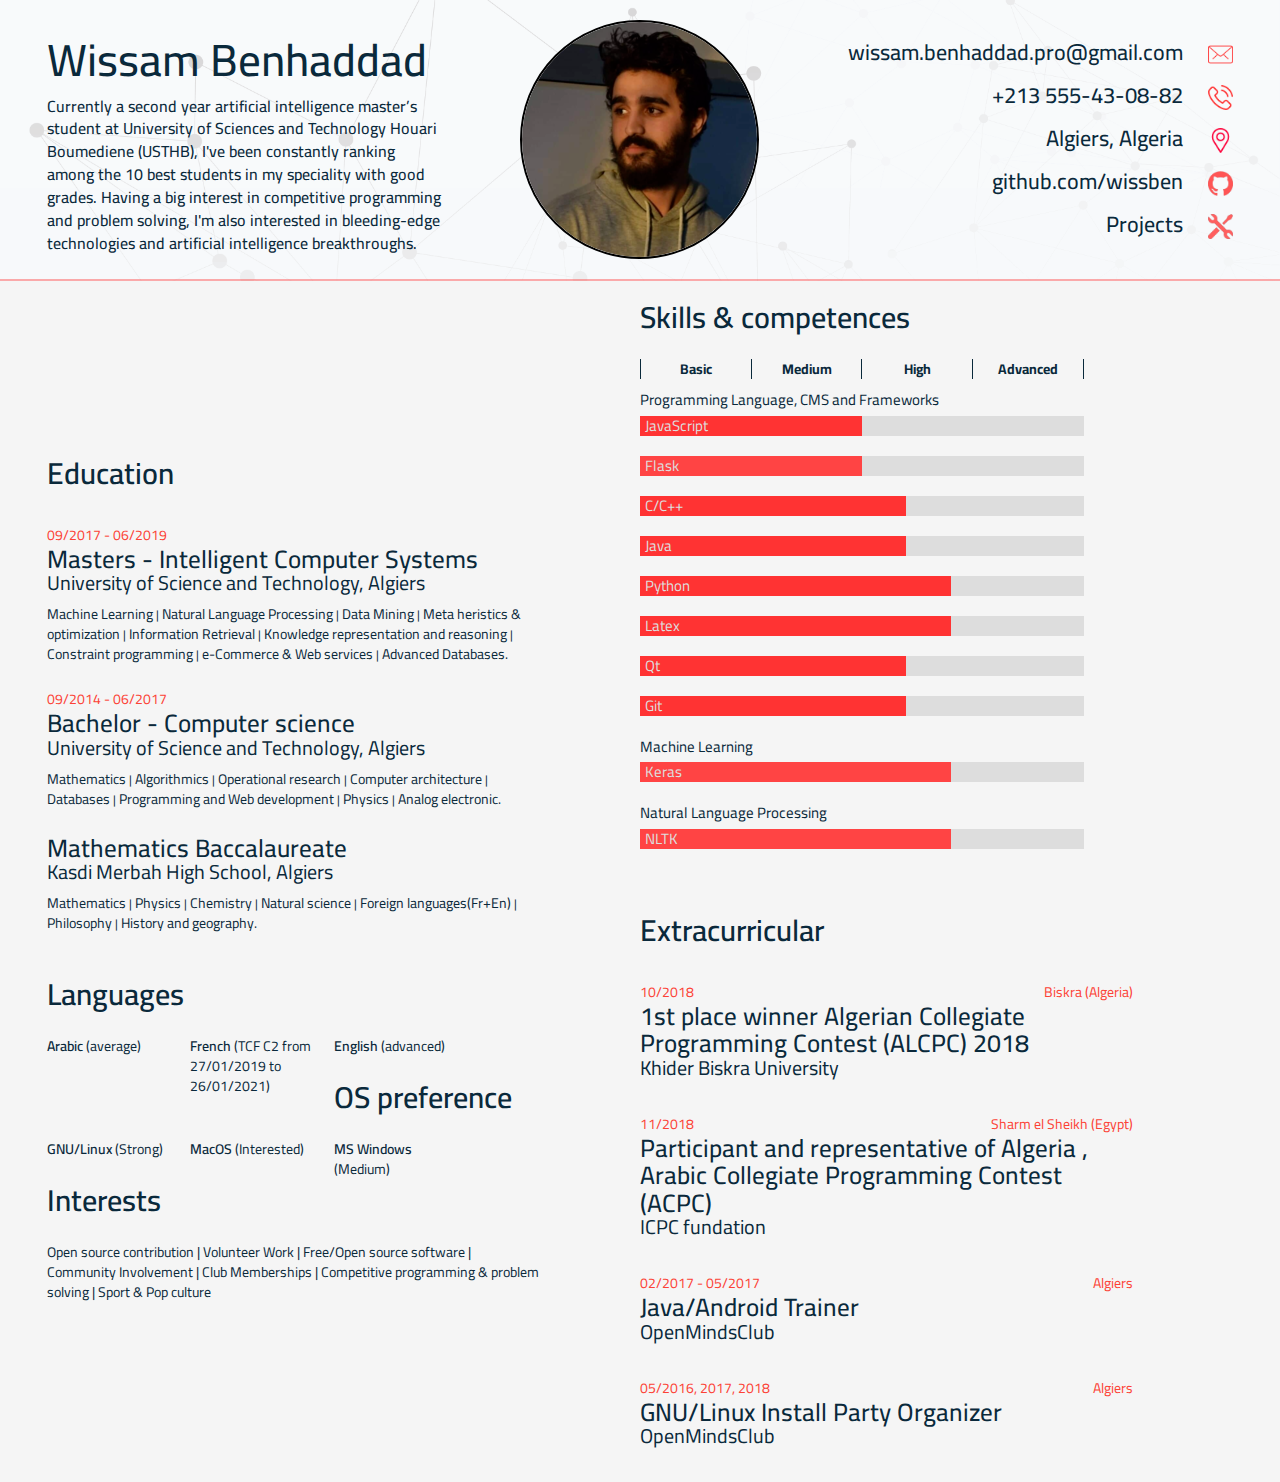
<file: index.html>
<!DOCTYPE html>
<html>

<head>
    <!-- /*~~~~~ Wissam Benhaddad Website ~~~~~*/ -->
    <meta charset="utf-8">
    <meta http-equiv="X-UA-Compatible" content="IE=edge">
    <meta name="viewport" content="width=device-width, initial-scale=1, maximum-scale=1" />
    <meta name="description"
        content="Currently a second year artificial intelligence master’s student at University of Sciences and Technology Houari Boumediene (USTHB), I've been constantly ranking among the 10 bests students in the computer-science department with good grades. Having a big interest in competitive programming and problem solving I'm also interested in bleeding edge technologies and artificial intelligence breakthroughs." />
    <meta name="keywords"
        content="wissam benhaddad, wissam, benhaddad, algeria, openmindsclub, wissambenhaddad, usthb ,alcpc2018, aclpc, alcp 2018, acpc 2018, portfolio, nlp, smart assitant, dialogue management">
    <title>Wissam Benhaddad. | Personal Website</title>
    <link rel="icon" href="assets/img/wissben_small.png">
    <link rel="stylesheet" href="assets/css/bootstrap.css">
    <link href="https://fonts.googleapis.com/css?family=Cairo" rel="stylesheet">
    <link rel="stylesheet" href="assets/css/style.css">
    <link rel="stylesheet" href="assets/css/responsive.css">

</head>

<body>

    <section id="header">
        <div class="container">
            <div class="col-lg-4 col-xs-12 align-left info">
                <h1>Wissam <b></b>Benhaddad </h1>
                <p id="desc">Currently a second year artificial intelligence master’s student at University of Sciences
                    and
                    Technology Houari Boumediene (USTHB), I've been constantly ranking among the 10 best students in
                    my speciality with good grades. Having a big interest in competitive programming and
                    problem
                    solving, I'm also interested in bleeding-edge technologies and artificial intelligence
                    breakthroughs.</p>
                <!-- <a id="dl" download="Wissam_Benhaddad_CV.pdf" href="https://wissben.github.io/Wissam_Benhaddad_CV.pdf">
                    <h5><img class="in-pic" src="assets/img/dl.png" alt="download" /> Download Resume</h5>
                </a> -->
            </div>
            <div class="col-lg-4 col-xs-12 align-center info">
                <img id="picture" src="assets/img/wissben_small.png" alt="Wissam Benhaddad" />
            </div>
            <div class="col-lg-4 col-xs-12 align-right info">
                <h5><a href="mailto:wissam.benhaddad.pro@gmail.com">wissam.benhaddad.pro@gmail.com</a> <img
                        class="in-pic" src="assets/img/mail.png" alt="email" /></h5>
                <h5>+213 555-43-08-82 <img class="in-pic" src="assets/img/phone.png" alt="tel" /></h5>
                <h5>Algiers, Algeria <img class="in-pic" src="assets/img/locate.png" alt="location" /></h5>
                <a target="_blank" href="https://github.com/wissben">
                    <h5>github.com/wissben <img class="in-pic" src="assets/img/github.png" alt="github" /></h5>
                </a>
                <a target="_self" href="https://wissben.github.io/projects">
                    <h5>Projects <img class="in-pic" src="assets/img/work.png" alt="github" /></h5>
                </a>

            </div>
        </div>
    </section>
    <section id="content">
        <div class="container">
            <div class="col-lg-6 col-xs-12 align-left column">
                <div class="activity-type">
                    <h2 class="type">Education</h2>
                    <div class="activity">
                        <div class="col-lg-6 col-xs-6 align-left column-small info">09/2017 - 06/2019</div>
                        <div class="col-lg-6 col-xs-6 align-right column-small info" style="opacity: 0">Algiers</div>
                        <h3 class="title">Masters - Intelligent Computer Systems</h3>
                        <h4 class="institution">University of Science and Technology, Algiers</h4>
                        <p> Machine Learning<span class="pipe"> |</span>
                            Natural Language Processing<span class="pipe"> |</span>
                            Data Mining<span class="pipe"> |</span>
                            Meta heristics &amp; optimization<span class="pipe"> |</span>
                            Information Retrieval<span class="pipe"> |</span>
                            Knowledge representation and reasoning<span class="pipe"> |</span>
                            Constraint programming<span class="pipe"> |</span>
                            e-Commerce &amp; Web services<span class="pipe"> |</span>
                            Advanced Databases.</p>
                    </div>
                    <div class="activity">
                        <div class="col-lg-6 col-xs-6 align-left column-small info">09/2014 - 06/2017</div>
                        <div class="col-lg-6 col-xs-6 align-right column-small info" style="opacity: 0">Algiers</div>
                        <h3 class="title">Bachelor - Computer science</h3>
                        <h4 class="institution">University of Science and Technology, Algiers</h4>
                        <p>Mathematics<span class="pipe"> |</span>
                            Algorithmics<span class="pipe"> |</span>
                            Operational research<span class="pipe"> |</span>
                            Computer architecture<span class="pipe"> |</span>
                            Databases<span class="pipe"> |</span>
                            Programming and Web development<span class="pipe"> |</span>
                            Physics<span class="pipe"> |</span>
                            Analog electronic.</p>
                    </div>
                    <div class="activity">
                        <h3 class="title">Mathematics Baccalaureate</h3>
                        <h4 class="institution">Kasdi Merbah High School, Algiers</h4>
                        <p>Mathematics<span class="pipe"> |</span>
                            Physics<span class="pipe"> |</span>
                            Chemistry<span class="pipe"> |</span>
                            Natural science<span class="pipe"> |</span>
                            Foreign languages(Fr+En)<span class="pipe"> |</span>
                            Philosophy<span class="pipe"> |</span>
                            History and geography.</p>
                    </div>
                </div>
                <div class="activity-type">
                    <h2 class="type">Languages</h2>
                    <div class="activity">
                        <div class="col-lg-3 align-left column-small lang-row">
                            <span class="lang">Arabic</span> (average)
                        </div>
                        <div class="col-lg-3 align-left column-small lang-row">
                            <span class="lang">French</span> (TCF C2 from 27/01/2019 to 26/01/2021)
                        </div>
                        <div class="col-lg-3 align-left column-small lang-row">
                            <span class="lang">English</span> (advanced)
                        </div>
                    </div>
                </div>
                <div class="activity-type">
                    <h2 class="type">OS preference</h2>
                    <div class="activity">
                        <div class="col-lg-3 align-left column-small lang-row">
                            <span class="lang">GNU/Linux</span> (Strong)
                        </div>
                        <div class="col-lg-3 align-left column-small lang-row">
                            <span class="lang">MacOS</span> (Interested)
                        </div>
                        <div class="col-lg-3 align-left column-small lang-row">
                            <span class="lang">MS Windows</span> (Medium)
                        </div>
                    </div>
                </div>
                <div class="activity-type">
                    <h2 class="type">Interests</h2>
                    <div class="activity">
                        <p>
                            Open source contribution <span>|</span>
                            Volunteer Work <span>|</span>
                            Free/Open source software <span>|</span>
                            Community Involvement <span>|</span>
                            Club Memberships <span>|</span>
                            Competitive programming &amp; problem solving <span>|</span>
                            Sport &amp; Pop culture
                            <!-- <span>|</span>  -->
                        </p>
                    </div>
                </div>
            </div>
            <div class="col-lg-6 col-xs-12 align-left column">
                <div class="activity-type">
                    <h2 class="type">Skills &amp; competences</h2>
                    <div class="activity">
                        <table id="levels">
                            <tr>
                                <th class="level">Basic</th>
                                <th class="level">Medium</th>
                                <th class="level">High</th>
                                <th class="level">Advanced</th>
                            </tr>
                        </table>
                        <div class="skill-type">Programming Language, CMS and Frameworks</div>
                        <div class="skill-bar" id="js" data-width="50">JavaScript</div>
                        <div class="skill-bar" id="flask" data-width="50">Flask</div>
                        <!-- <div class="skill-bar" id="html" data-width="50">HTML5</div> -->
                        <!-- <div class="skill-bar" id="css" data-width="50">CSS3</div> -->
                        <!-- <div class="skill-bar" id="OpenCV" data-width="50">OpenCV</div> -->
                        <div class="skill-bar" id="c-cpp" data-width="60">C/C++</div>
                        <div class="skill-bar" id="java" data-width="60">Java</div>
                        <div class="skill-bar" id="python" data-width="70">Python</div>
                        <!-- <div class="skill-bar" id="gcc" data-width="60">C/C++</div> -->
                        <!-- <div class="skill-bar" id="java" data-width="70">Java</div> -->
                        <div class="skill-bar" id="latex" data-width="70">Latex</div>
                        <!-- <div class="skill-bar" id="mysql" data-width="90">MySQL</div> -->
                        <!-- <div class="skill-bar" id="wp" data-width="60">WordPress</div> -->
                        <!-- <div class="skill-bar" id="uiux" data-width="80">UI/UX</div> -->
                        <div class="skill-bar" id="qt" data-width="60">Qt</div>
                        <div class="skill-bar" id="git" data-width="60">Git</div>
                        <div class="skill-type">Machine Learning</div>
                        <div class="skill-bar" id="keras" data-width="70">Keras</div>
                        <!-- <div class="skill-bar" id="scikit" data-width="70">ScikitLearn</div> -->
                        <div class="skill-type">Natural Language Processing</div>
                        <div class="skill-bar" id="nltk" data-width="70">NLTK</div>

                    </div>
                </div>
                <div class="activity-type">
                    <h2 class="type">Extracurricular</h2>
                    <div class="activity">
                        <div class="col-lg-6 col-xs-6 align-left column-small info">10/2018</div>
                        <div class="col-lg-6 col-xs-6 align-right column-small info">Biskra (Algeria)</div>
                        <h3 class="title">1st place winner Algerian Collegiate Programming Contest (ALCPC) 2018</h3>
                        <a target="_blank" href="http://www.djezzy.dz/">
                            <h4 class="institution">Khider Biskra University</h4>
                        </a>
                    </div>
                    <div class="activity">
                        <div class="col-lg-6 col-xs-6 align-left column-small info">11/2018</div>
                        <div class="col-lg-6 col-xs-6 align-right column-small info">Sharm el Sheikh (Egypt)</div>
                        <h3 class="title">Participant and representative of Algeria , Arabic Collegiate Programming
                            Contest (ACPC)
                        </h3>
                        <a target="_blank" href="http://www.djezzy.dz/">
                            <h4 class="institution">ICPC fundation</h4>
                        </a>
                    </div>
                    <div class="activity">
                        <div class="col-lg-6 col-xs-6 align-left column-small info">02/2017 - 05/2017</div>
                        <div class="col-lg-6 col-xs-6 align-right column-small info">Algiers</div>
                        <h3 class="title">Java/Android Trainer</h3>
                        <a target="_blank" href="https://fr.slideshare.net/SadZiani/git-workshop-95690502">
                            <h4 class="institution">OpenMindsClub</h4>
                        </a>
                    </div>
                    <div class="activity">
                        <div class="col-lg-6 col-xs-6 align-left column-small info">05/2016, 2017, 2018</div>
                        <div class="col-lg-6 col-xs-6 align-right column-small info">Algiers</div>
                        <h3 class="title">GNU/Linux Install Party Organizer</h3>
                        <a target="_blank" href="http://openmindsclub.net/ip8/  ">
                            <h4 class="institution">OpenMindsClub</h4>
                        </a>
                    </div>
                </div>

            </div>
        </div>
    </section>
    <script src="assets/js/jquery.js"></script>
    <script src="assets/js/simple-skillbar.js"></script>
    <script>
        $('#python, #php, #js, #git, #html, #css, #vuejs, #java, #scala, #OpenCV, #c-cpp, #latex, #qt').simpleSkillbar({
            background: "#ff3333", height: '20', textColor: "rgb(221, 221, 221)"
        });

        $('#react, #yii2, #mongodb, #mysql, #keras, #scikit, #nltk, #wp, #bootstrap, #uiux, #flask').simpleSkillbar({
            background: "#ff4444", height: '20', textColor: "rgb(221, 221, 221)"
        });
    </script>
</body>

</html>
</file>
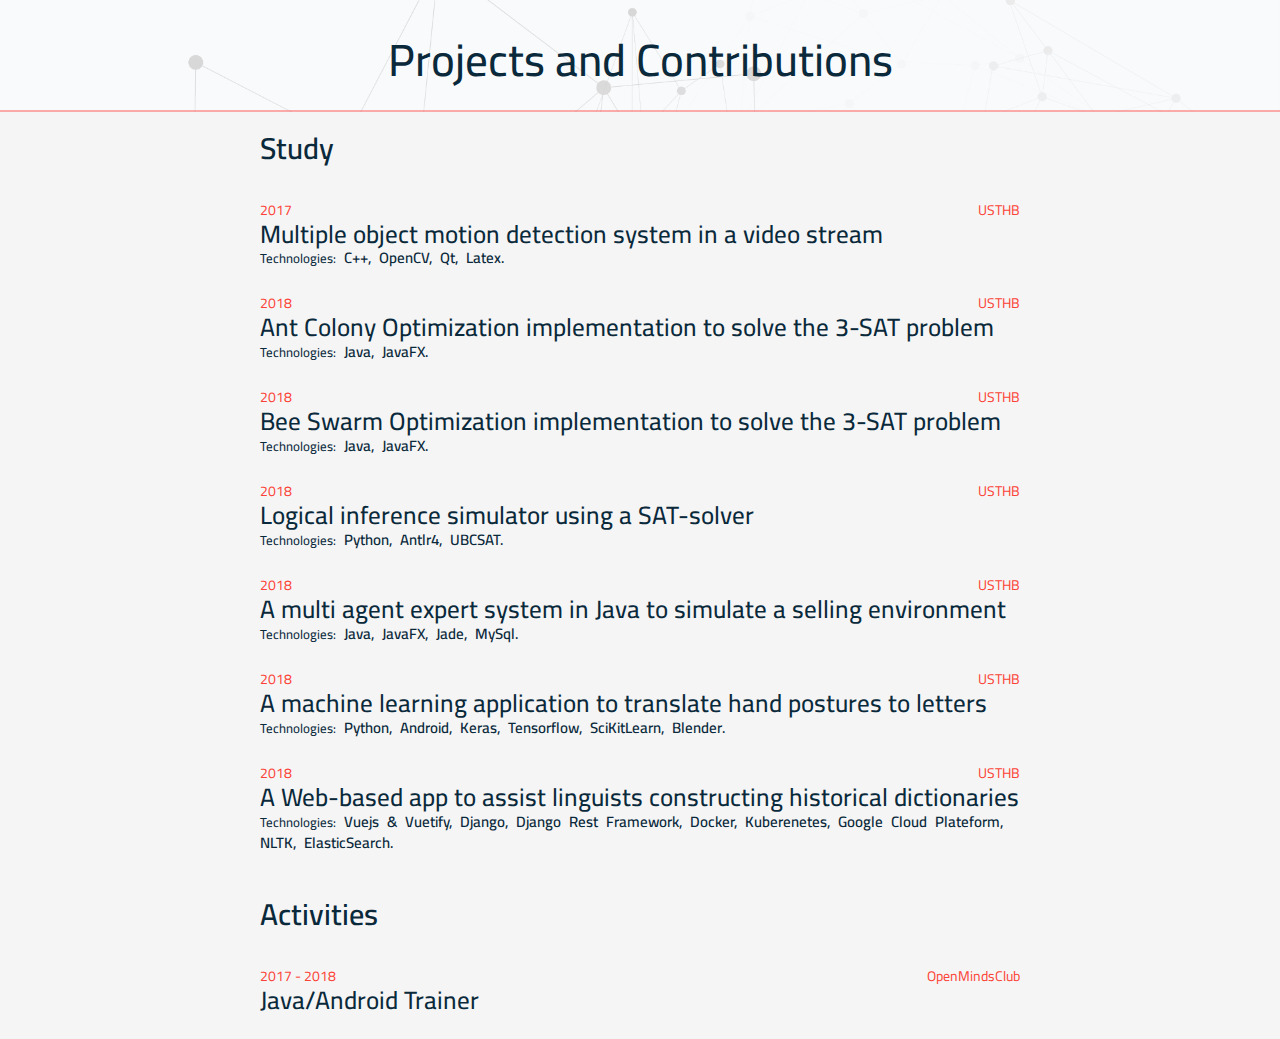
<file: projects/index.html>
<!DOCTYPE html>
<html>

<head>
    <!-- /*~~~~~ Wissam benhaddad's Website - projects ~~~~~*/ -->
    <meta charset="utf-8">
    <meta http-equiv="X-UA-Compatible" content="IE=edge">
    <meta name="viewport" content="width=device-width, initial-scale=1, maximum-scale=1" />
    <meta name="description" content="" />
    <meta name="keywords"
        content="wissam benhaddad, wissam, benhaddad, algeria, openmindsclub, wissambenhaddad, usthb ,alcpc2018, aclpc, alcp 2018, acpc 2018, portfolio, nlp, smart assitant, dialogue management">
    <title>Wissam Benhaddad. | Projects &amp; Conributions</title>
    <link rel="icon" href="../assets/img/wissben_small.png">
    <link rel="stylesheet" href="../assets/css/bootstrap.css">
    <link href="https://fonts.googleapis.com/css?family=Cairo" rel="stylesheet">
    <link rel="stylesheet" href="../assets/css/style.css">
    <link rel="stylesheet" href="../assets/css/responsive.css">

</head>

<body>

    <section id="header">
        <div class="container">
            <div class="col-lg-12 col-xs-12 align-center info">
                <h1>Projects and Contributions</h1>
            </div>
        </div>
    </section>
    <section id="content">
        <div class="container">
            <div class="col-lg-8 col-lg-offset-2 col-xs-12 align-left">
                <div class="activity-type">
                    <h2 class="type">Study</h2>
                    <div class="activity">
                        <div class="col-lg-6 col-xs-6 align-left column-small info">2017</div>
                        <div class="col-lg-6 col-xs-6 align-right column-small info">USTHB</div>
                        <a target="_blank" href="https://github.com/Wissben/SPOM">
                            <h3 class="title">Multiple object motion detection system in a video stream</h3>
                        </a>
                        <p class="technologies"><span class="keywords">Technologies:</span> C++, OpenCV, Qt,
                            Latex.</p>
                    </div>
                    <div class="activity">
                        <div class="col-lg-6 col-xs-6 align-left column-small info">2018</div>
                        <div class="col-lg-6 col-xs-6 align-right column-small info">USTHB</div>
                        <a target="_blank" href="https://github.com/Wissben/ACO">
                            <h3 class="title">Ant Colony Optimization implementation to solve the 3-SAT problem</h3>
                        </a>
                        <p class="technologies"><span class="keywords">Technologies:</span> Java, JavaFX.</p>
                    </div>
                    <div class="activity">
                        <div class="col-lg-6 col-xs-6 align-left column-small info">2018</div>
                        <div class="col-lg-6 col-xs-6 align-right column-small info">USTHB</div>
                        <a target="_blank" href="https://github.com/ressay/BSO">
                            <h3 class="title">Bee Swarm Optimization implementation to solve the 3-SAT problem</h3>
                        </a>
                        <p class="technologies"><span class="keywords">Technologies:</span> Java, JavaFX.</p>
                    </div>
                    <div class="activity">
                        <div class="col-lg-6 col-xs-6 align-left column-small info">2018</div>
                        <div class="col-lg-6 col-xs-6 align-right column-small info">USTHB</div>
                        <a target="_blank" href="https://github.com/Wissben/InferenceSimulator">
                            <h3 class="title">Logical inference simulator using a SAT-solver</h3>
                        </a>
                        <p class="technologies"><span class="keywords">Technologies:</span> Python, Antlr4, UBCSAT.</p>
                    </div>
                    <div class="activity">
                        <div class="col-lg-6 col-xs-6 align-left column-small info">2018</div>
                        <div class="col-lg-6 col-xs-6 align-right column-small info">USTHB</div>
                        <a target="_blank" href="https://github.com/Wissben/Expert-System">
                            <h3 class="title">A multi agent expert system in Java to simulate a selling environment</h3>
                        </a>
                        <p class="technologies"><span class="keywords">Technologies:</span> Java, JavaFX, Jade, MySql.
                        </p>
                    </div>
                    <div class="activity">
                        <div class="col-lg-6 col-xs-6 align-left column-small info">2018</div>
                        <div class="col-lg-6 col-xs-6 align-right column-small info">USTHB</div>
                        <a target="_blank" href="https://github.com/Wissben/HandPostureTranslator">
                            <h3 class="title">A machine learning application to translate hand postures to letters</h3>
                        </a>
                        <p class="technologies"><span class="keywords">Technologies:</span> Python, Android, Keras,
                            Tensorflow, SciKitLearn, Blender.</p>
                    </div>
                    <div class="activity">
                        <div class="col-lg-6 col-xs-6 align-left column-small info">2018</div>
                        <div class="col-lg-6 col-xs-6 align-right column-small info">USTHB</div>
                        <a target="_blank"
                            href="https://github.com/mohammedi-haroune/arabic-historical-dictionary-frontend">
                            <h3 class="title">A Web-based app to assist linguists constructing historical dictionaries
                            </h3>
                        </a>
                        <p class="technologies"><span class="keywords">Technologies:</span> Vuejs &amp; Vuetify,
                            Django, Django Rest Framework, Docker, Kuberenetes, Google Cloud Plateform, NLTK,
                            ElasticSearch.</p>
                    </div>
                </div>
                <div class="activity-type">
                    <h2 class="type">Activities</h2>
                    <div class="activity">
                        <div class="col-lg-6 col-xs-6 align-left column-small info">2017 - 2018</div>
                        <div class="col-lg-6 col-xs-6 align-right column-small info">OpenMindsClub</div>
                        <h3 class="title">Java/Android Trainer </h3>
                        <!-- <p class="technologies"><span class="keywords">Technologies:</span> HTML5, CSS3, JavaScript PHP, Worpress, JQuery, AJAX, MySQL.</p> -->
                    </div>
                    <!-- <div class="activity">
                        <div class="col-lg-6 col-xs-6 align-left column-small info">2016 - 2017</div>
                        <div class="col-lg-6 col-xs-6 align-right column-small info">Fox-Hound</div>
                        <h3 class="title">CTF Challenges Player</h3> 
                        <a target="_blank" href="http://wellomag.com/">
                        </a>
                        <p class="technologies"><span class="keywords">Technologies:</span> HTML5, CSS3, JavaScript PHP, Worpress, JQuery, AJAX, MySQL.</p>
                    </div>
                    <div class="activity">
                        <div class="col-lg-6 col-xs-6 align-left column-small info">2015 - 2018</div>
                        <div class="col-lg-6 col-xs-6 align-right column-small info">OpenMindsClub</div>
                        <h3 class="title">Club member</h3> 
                        <a target="_blank" href="http://wellomag.com/">
                        </a>
                        <p class="technologies"><span class="keywords">Technologies:</span> HTML5, CSS3, JavaScript PHP, Worpress, JQuery, AJAX, MySQL.</p>
                    </div> -->
                </div>
            </div>
        </div>
        </div>
    </section>
</body>

</html>
</file>
<file: assets/css/style.css>
/*~~~~~ Saïd Ziani Website Style ~~~~~*/

/*~~ FONTS ~~*/

/*~~ GLOBAL ~~*/
html{height: 100%;}

body{
    height: 100%;
    font-family: 'Cairo';
    background-color: #f5f5f5;
    color: #0a293b;
    text-transform: initial;
    letter-spacing: 0px;
    text-align: center;
}

.container{
    width: 95%;
    display: flex;
    align-items: center;
}

.align-left {
    text-align:left ;
}
.align-right {
    text-align:right ;
}
.align-center {
    text-align:center ;
}

.position-center-center {
    left: 50%;
    position: absolute;
    top: 50%;
    -webkit-transform: translate(-50%, -50%);
    -moz-transform: translate(-50%, -50%);
    -ms-transform: translate(-50%, -50%);
    transform: translate(-50%, -50%);
}

h1{font-size: 45px}
h5{font-size: 22px;text-transform: initial;padding: 3px 0px}

a{text-decoration: none !important; color: #0a293b; transition: 0.3s}
a:hover{ color: rgba(255, 51, 51, 0.8); transition: 0.3s}

/*****************/
/* Header */
#header{
    border-bottom: 2px rgba(255, 51, 51, 0.4) solid;
    background-image: url('../img/background.png');
    background-size: cover;
}

#header #desc{
    font-size: 16px;
    font-weight: 500 
}

#header .info{
    padding: 15px 0px;
}

#header #picture{
    border-radius: 50%;
    border: 2px #000 solid; 
}

#header .in-pic{
    width: 25px;
    margin-left: 20px
}

#header #dl img{
    margin-left: 0px !important;
    opacity: 0.7
}

#header #dl {
    color: rgba(255, 51, 51, 0.7);
}

#header #dl h5{
    font-size: 17px
}

#header #dl:hover{
    color: rgba(255, 51, 51, 1);
}

#header #dl:hover img{
    opacity: 1
}
/***************/
/* Content */
#content .activity-type{
    padding-bottom: 20px
}

#content .activity{
    padding-bottom: 5px
}

#content .activity p{
    margin-bottom: 0px
}

#content .column{
    margin-right: 100px;
    padding: 0px
}

#content .column-small{
    padding: 0px;
}

#content .type{
    font-size: 30px;
    font-weight: 600;
    padding-bottom: 15px
}

#content .title{
    font-size: 25px;
    margin-bottom: 0px;
}

#content .institution{
    font-size: 20px;
    margin-top: 0px;
    font-weight: 400
}

#content .keywords{
    font-weight: 500;
    font-size: 13px;
    font-family: 'Cairo'
}

#content .technologies{
    font-weight: 600;
    font-size: 15px;
    /*font-family: 'Space Mono';*/
    word-spacing: 5px;
}

#content .info{
    color: #fc4236
}

#content .lang{
    font-weight: 600
}

#content .lang-row{
    margin-right: 20px
}

#content .skill-bar{
    margin-bottom: 20px;
    width: 90% !important;
}

#content .skill-type{
    margin-bottom: 5px;
    font-weight: 400;
    font-size: 15px
}

#content .sb_label{
    font-size: 15px !important;
}    

#content #levels{
    height: 20px;
    width: 90%;
    margin-bottom: 10px
}

#content .level{
    width: 25%; 
    border-right: 1px solid;
    border-left: 1px solid;
    text-align: center;
}

#content .pipe{
    font-size: 12px
}
</file>
<file: assets/css/responsive.css>
/*~~~~~ Reponsive Saïd Ziani Website Style ~~~~~*/
/************************/
/*@media(min-width:1400px) and (max-width:1920px) {

}*/
/************************/
/*@media(min-width:1200px) and (max-width:1400px) {

}
*/
/************************/
@media(min-width:1400px) {
    
}
/************************/
@media(min-width:992px) and (max-width:1199px) {
}
/************************/

/************************/

/************************/
@media (max-width:850px) {
    .container{display: block;}  
    #content #levels{width: 100%}
    #content .skill-bar{width: 100% !important} 
}
@media(min-width:768px) and (max-width:1050px) {
}
/************************/
@media(max-width:740px) {
    
}

/************************/
@media(max-width:540px) {

}
/************************/
@media(max-width:400px) {

}   
/************************/
@media(max-width:320px) {

}
</file>
